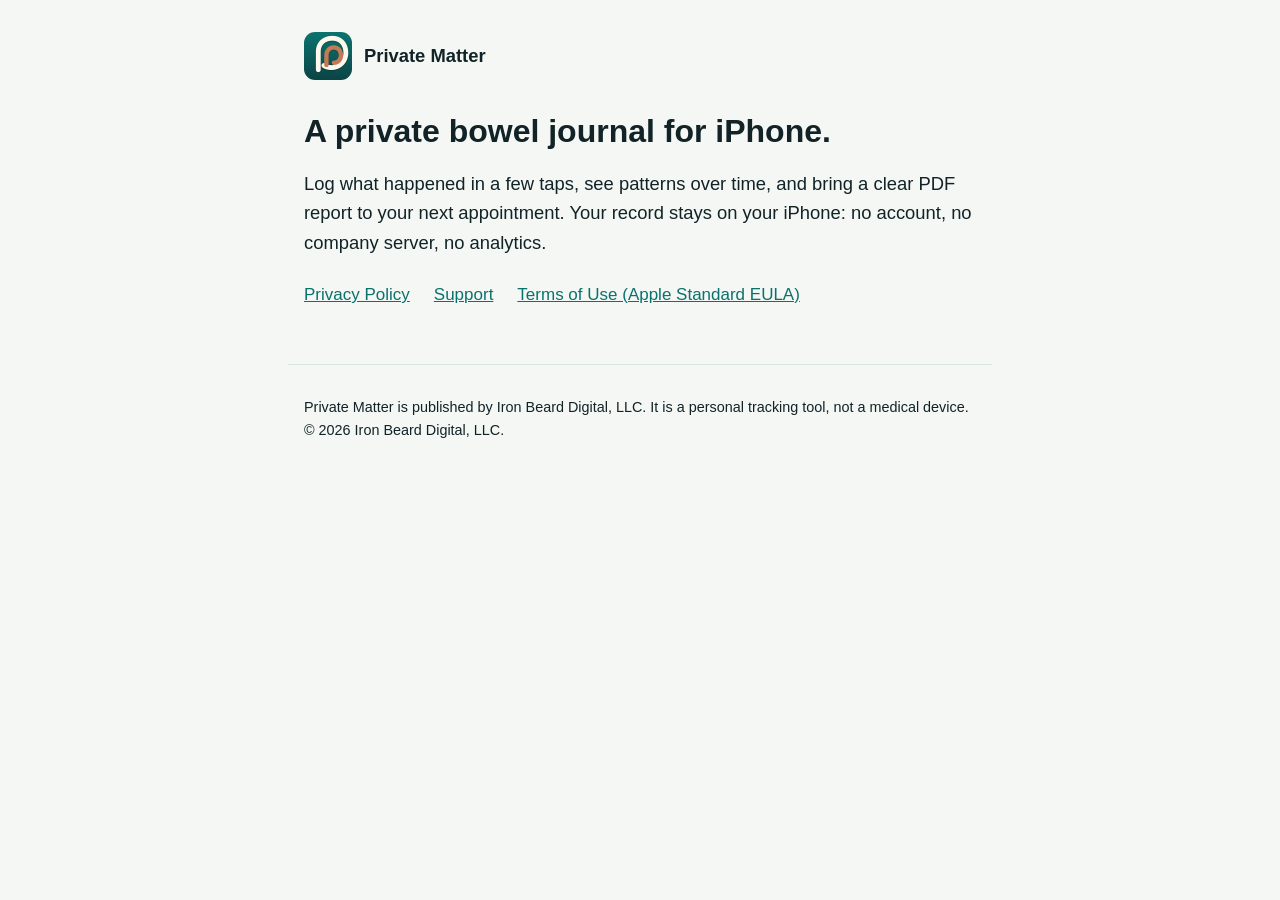
<file: index.html>
<!doctype html>
<html lang="en">
<head>
  <meta charset="utf-8">
  <meta name="viewport" content="width=device-width, initial-scale=1">
  <title>Private Matter</title>
  <meta name="description" content="A private bowel movement journal for iPhone. Your record stays on your iPhone: no account, no server, no analytics.">
  <link rel="icon" href="favicon.png">
  <link rel="apple-touch-icon" href="apple-touch-icon.png">
  <link rel="stylesheet" href="style.css">
</head>
<body>
  <header>
    <img src="icon.png" alt="" width="48" height="48">
    <a href="./">Private Matter</a>
  </header>
  <main>
    <h1>A private bowel journal for iPhone.</h1>
    <p class="lede">Log what happened in a few taps, see patterns over time, and bring a clear PDF report to your next appointment. Your record stays on your iPhone: no account, no company server, no analytics.</p>
    <nav aria-label="Pages">
      <ul>
        <li><a href="privacy/">Privacy Policy</a></li>
        <li><a href="support/">Support</a></li>
        <li><a href="https://www.apple.com/legal/internet-services/itunes/dev/stdeula/">Terms of Use (Apple Standard EULA)</a></li>
      </ul>
    </nav>
  </main>
  <footer>
    <p>Private Matter is published by Iron Beard Digital, LLC. It is a personal tracking tool, not a medical device. &copy; 2026 Iron Beard Digital, LLC.</p>
  </footer>
</body>
</html>
</file>
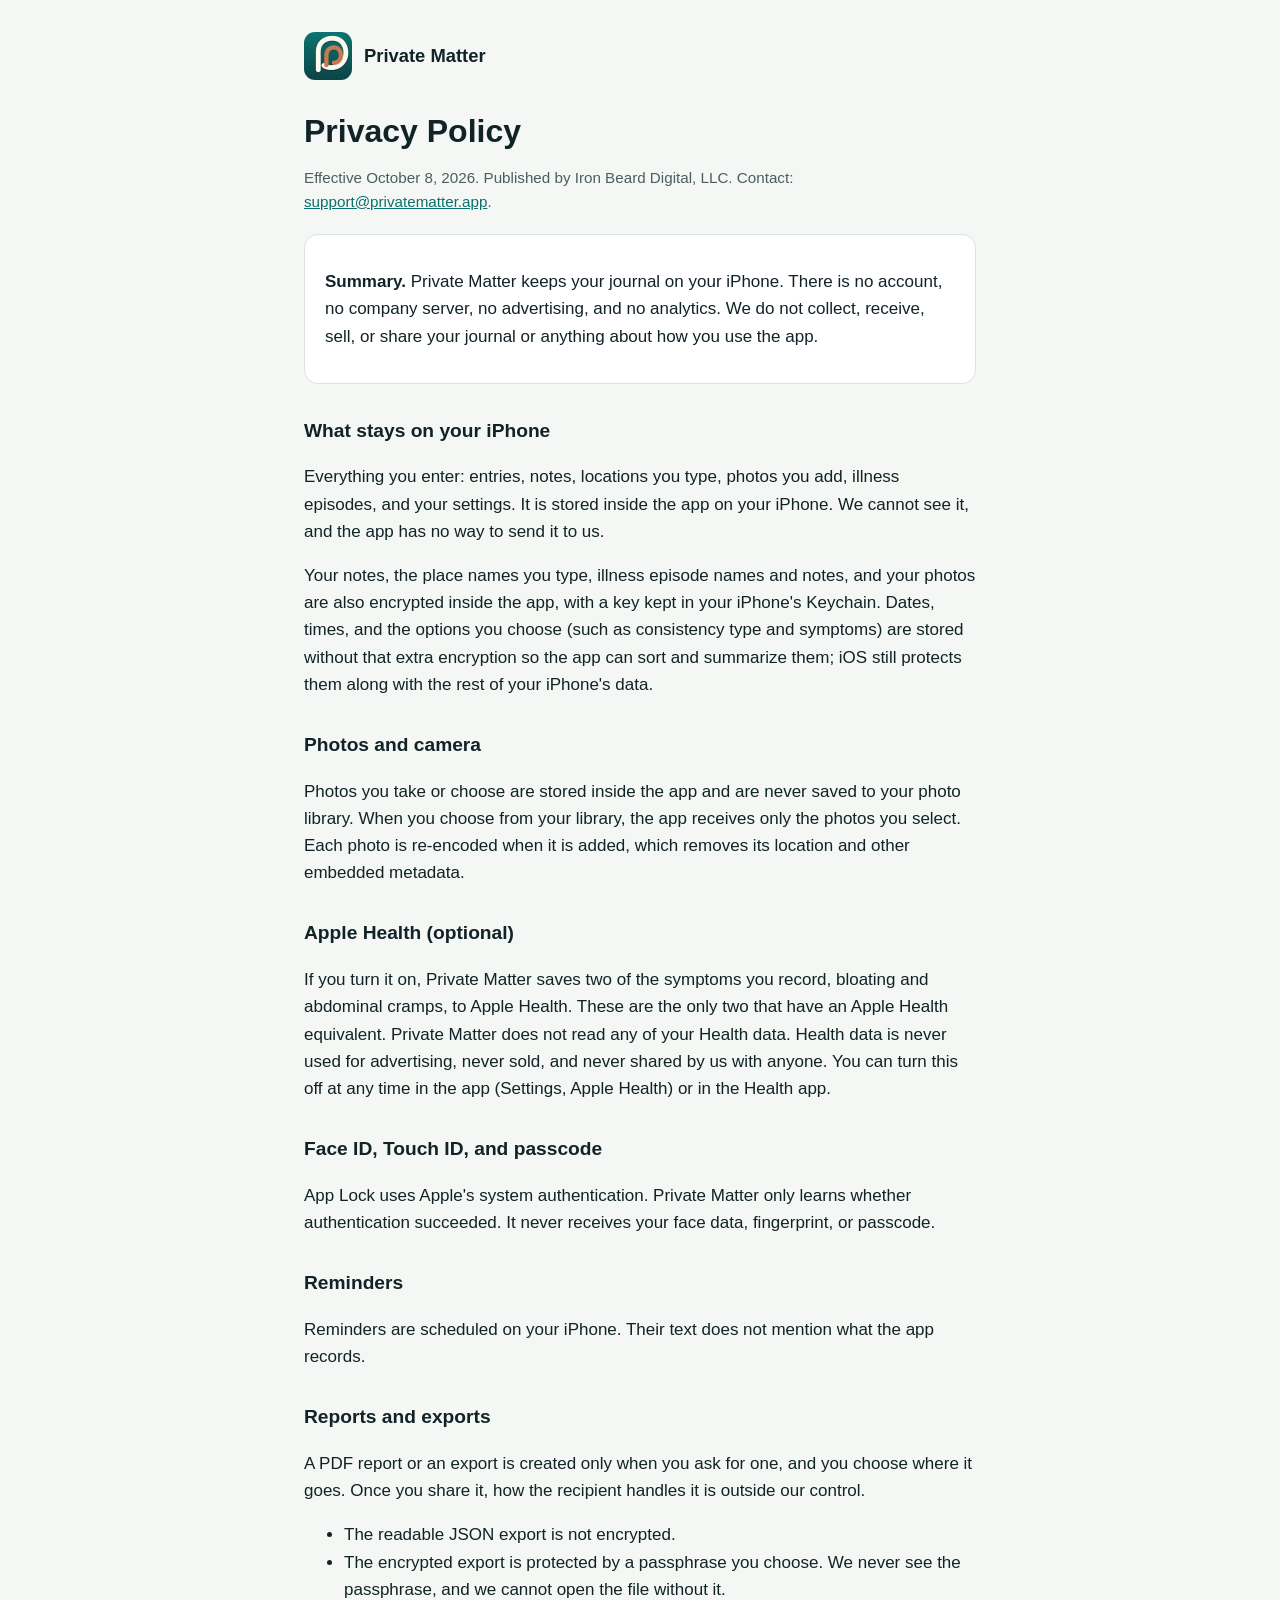
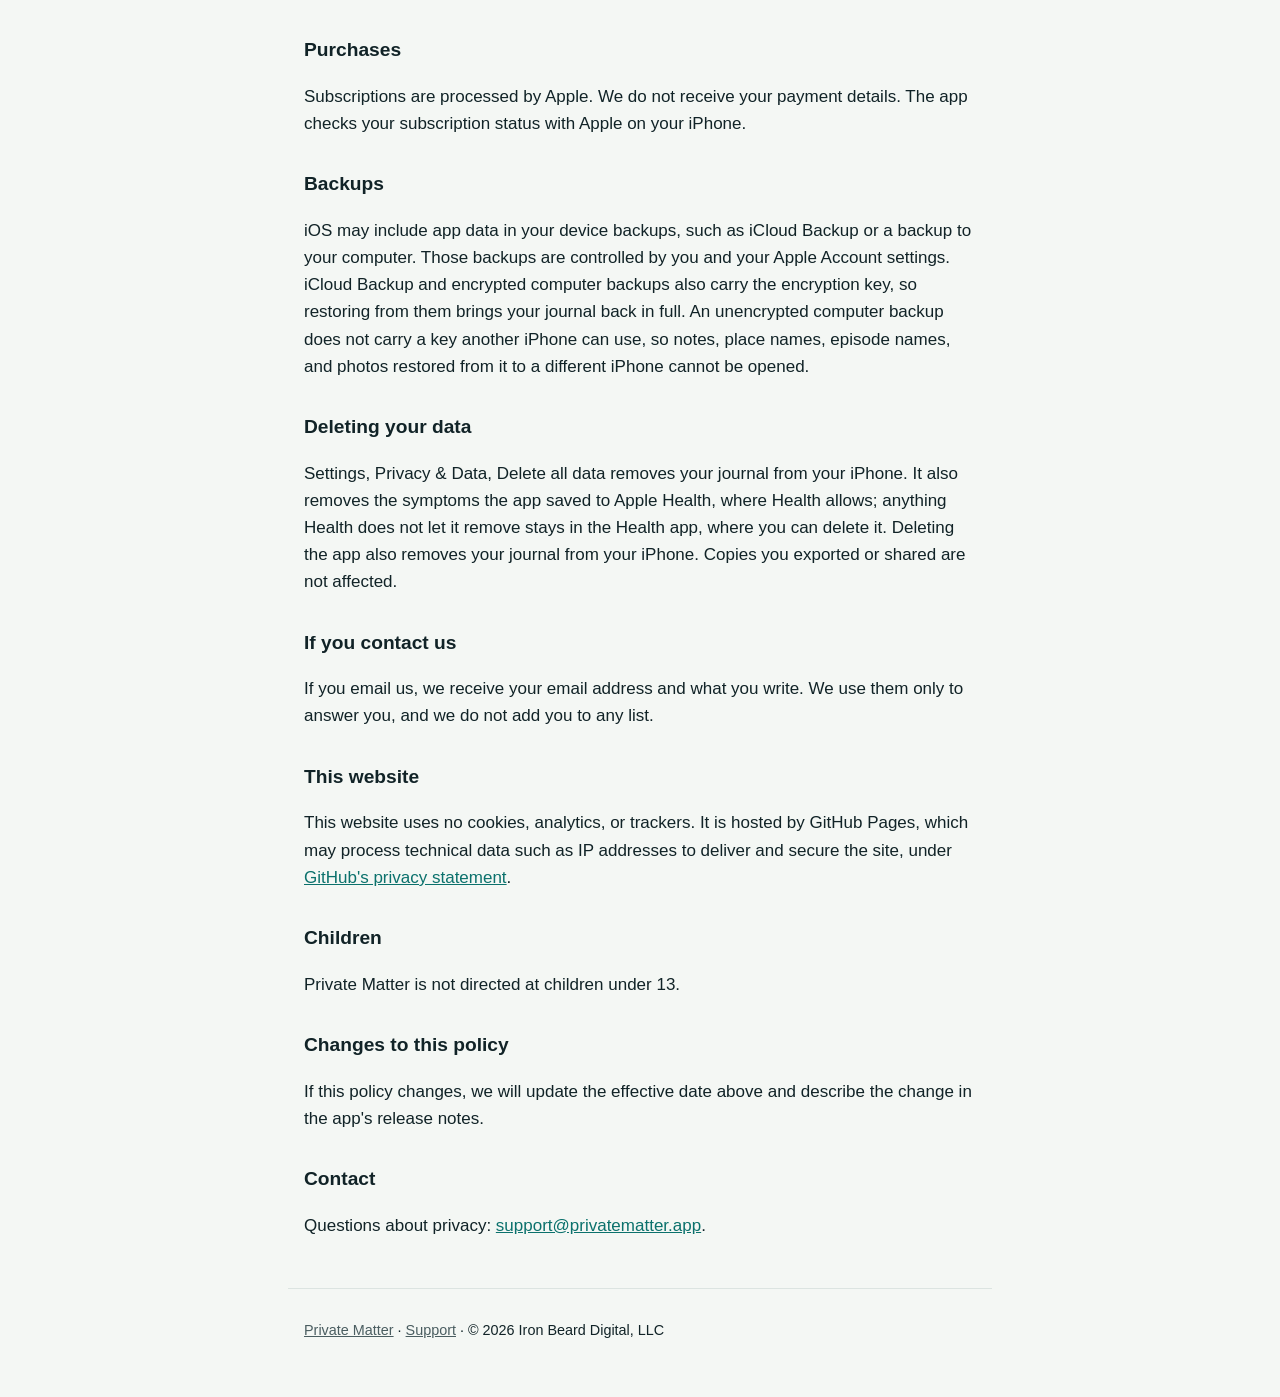
<file: privacy/index.html>
<!doctype html>
<html lang="en">
<head>
  <meta charset="utf-8">
  <meta name="viewport" content="width=device-width, initial-scale=1">
  <title>Privacy Policy, Private Matter</title>
  <meta name="description" content="How Private Matter handles your data: it stays on your iPhone. No account, no company server, no analytics.">
  <link rel="icon" href="../favicon.png">
  <link rel="apple-touch-icon" href="../apple-touch-icon.png">
  <link rel="stylesheet" href="../style.css">
</head>
<body>
  <header>
    <img src="../icon.png" alt="" width="48" height="48">
    <a href="../">Private Matter</a>
  </header>
  <main>
    <h1>Privacy Policy</h1>
    <p class="meta">Effective October 8, 2026. Published by Iron Beard Digital, LLC. Contact: <a href="mailto:support@privatematter.app">support@privatematter.app</a>.</p>

    <div class="card">
      <p><strong>Summary.</strong> Private Matter keeps your journal on your iPhone. There is no account, no company server, no advertising, and no analytics. We do not collect, receive, sell, or share your journal or anything about how you use the app.</p>
    </div>

    <h2>What stays on your iPhone</h2>
    <p>Everything you enter: entries, notes, locations you type, photos you add, illness episodes, and your settings. It is stored inside the app on your iPhone. We cannot see it, and the app has no way to send it to us.</p>
    <p>Your notes, the place names you type, illness episode names and notes, and your photos are also encrypted inside the app, with a key kept in your iPhone's Keychain. Dates, times, and the options you choose (such as consistency type and symptoms) are stored without that extra encryption so the app can sort and summarize them; iOS still protects them along with the rest of your iPhone's data.</p>

    <h2>Photos and camera</h2>
    <p>Photos you take or choose are stored inside the app and are never saved to your photo library. When you choose from your library, the app receives only the photos you select. Each photo is re-encoded when it is added, which removes its location and other embedded metadata.</p>

    <h2>Apple Health (optional)</h2>
    <p>If you turn it on, Private Matter saves two of the symptoms you record, bloating and abdominal cramps, to Apple Health. These are the only two that have an Apple Health equivalent. Private Matter does not read any of your Health data. Health data is never used for advertising, never sold, and never shared by us with anyone. You can turn this off at any time in the app (Settings, Apple Health) or in the Health app.</p>

    <h2>Face ID, Touch ID, and passcode</h2>
    <p>App Lock uses Apple's system authentication. Private Matter only learns whether authentication succeeded. It never receives your face data, fingerprint, or passcode.</p>

    <h2>Reminders</h2>
    <p>Reminders are scheduled on your iPhone. Their text does not mention what the app records.</p>

    <h2>Reports and exports</h2>
    <p>A PDF report or an export is created only when you ask for one, and you choose where it goes. Once you share it, how the recipient handles it is outside our control.</p>
    <ul>
      <li>The readable JSON export is not encrypted.</li>
      <li>The encrypted export is protected by a passphrase you choose. We never see the passphrase, and we cannot open the file without it.</li>
    </ul>

    <h2>Purchases</h2>
    <p>Subscriptions are processed by Apple. We do not receive your payment details. The app checks your subscription status with Apple on your iPhone.</p>

    <h2>Backups</h2>
    <p>iOS may include app data in your device backups, such as iCloud Backup or a backup to your computer. Those backups are controlled by you and your Apple Account settings. iCloud Backup and encrypted computer backups also carry the encryption key, so restoring from them brings your journal back in full. An unencrypted computer backup does not carry a key another iPhone can use, so notes, place names, episode names, and photos restored from it to a different iPhone cannot be opened.</p>

    <h2>Deleting your data</h2>
    <p>Settings, Privacy &amp; Data, Delete all data removes your journal from your iPhone. It also removes the symptoms the app saved to Apple Health, where Health allows; anything Health does not let it remove stays in the Health app, where you can delete it. Deleting the app also removes your journal from your iPhone. Copies you exported or shared are not affected.</p>

    <h2>If you contact us</h2>
    <p>If you email us, we receive your email address and what you write. We use them only to answer you, and we do not add you to any list.</p>

    <h2>This website</h2>
    <p>This website uses no cookies, analytics, or trackers. It is hosted by GitHub Pages, which may process technical data such as IP addresses to deliver and secure the site, under <a href="https://docs.github.com/en/site-policy/privacy-policies/github-general-privacy-statement">GitHub's privacy statement</a>.</p>

    <h2>Children</h2>
    <p>Private Matter is not directed at children under 13.</p>

    <h2>Changes to this policy</h2>
    <p>If this policy changes, we will update the effective date above and describe the change in the app's release notes.</p>

    <h2>Contact</h2>
    <p>Questions about privacy: <a href="mailto:support@privatematter.app">support@privatematter.app</a>.</p>
  </main>
  <footer>
    <p><a href="../">Private Matter</a> &middot; <a href="../support/">Support</a> &middot; &copy; 2026 Iron Beard Digital, LLC</p>
  </footer>
</body>
</html>
</file>
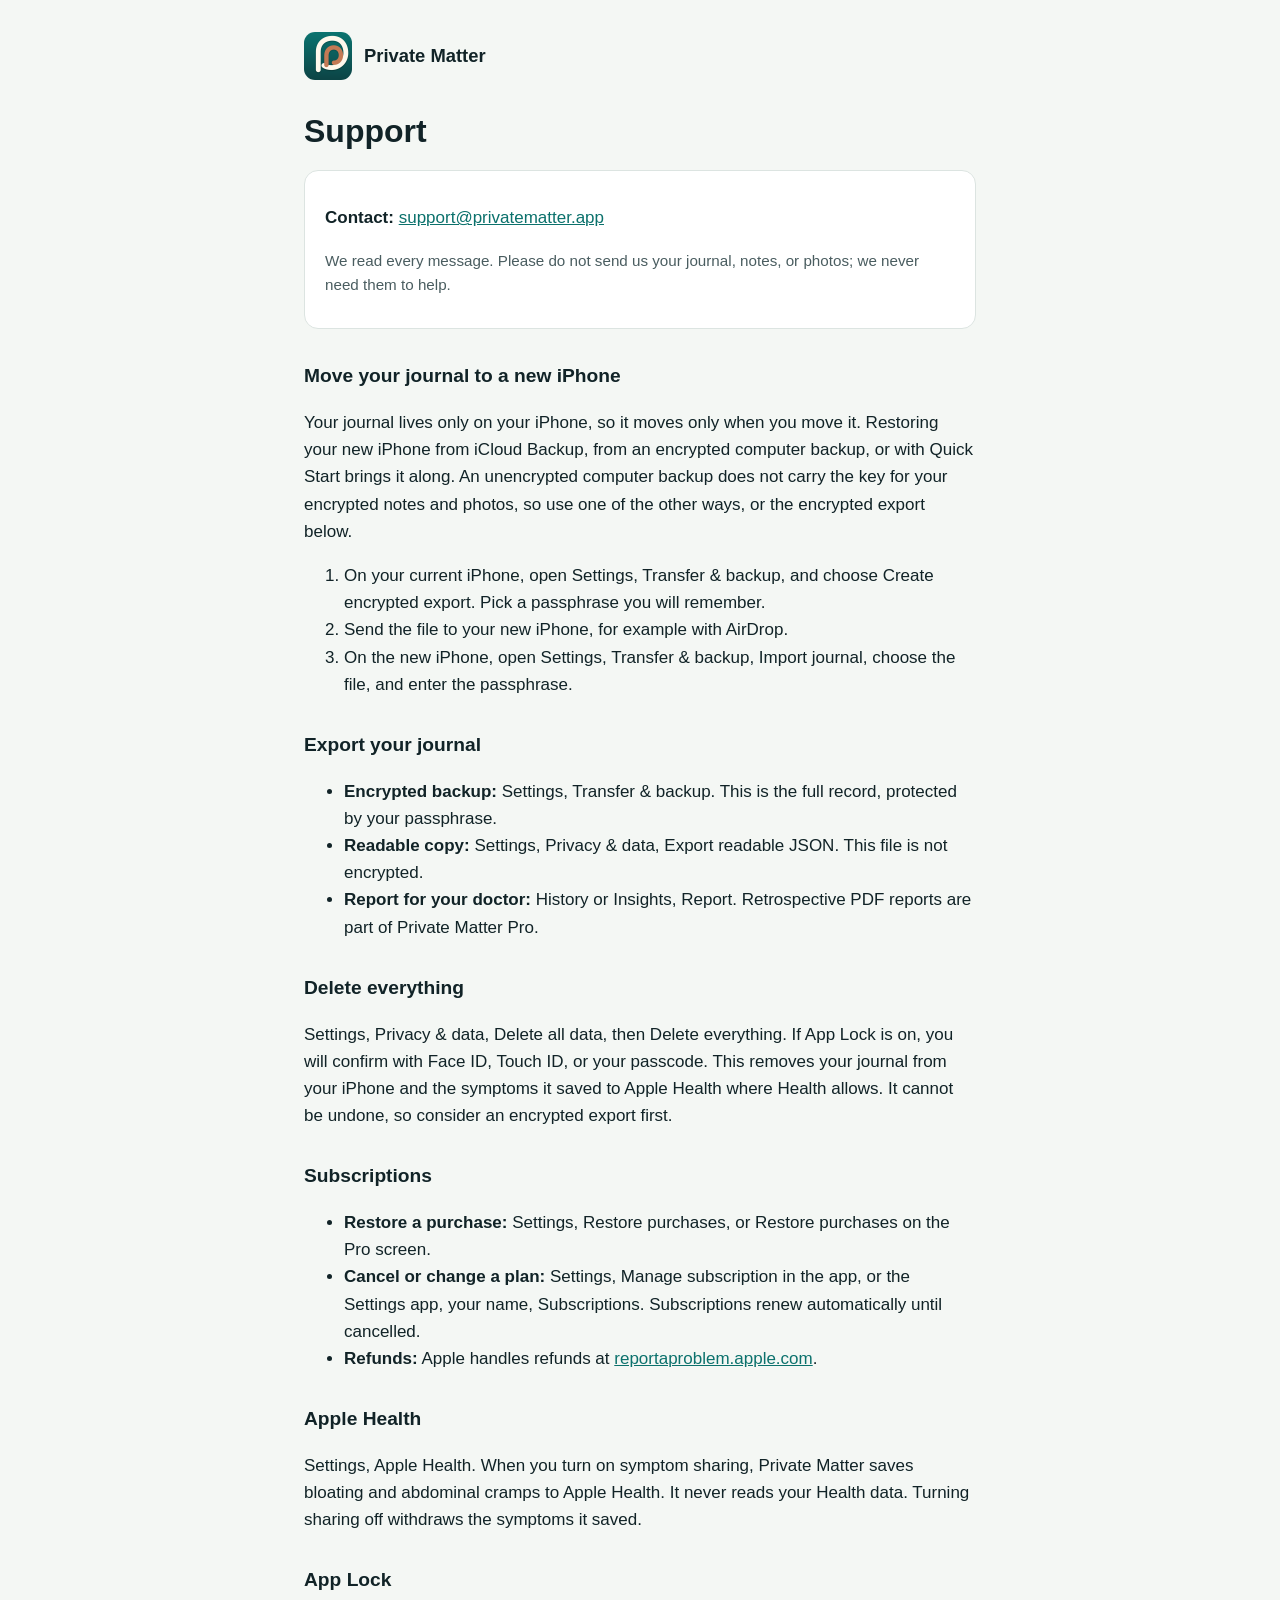
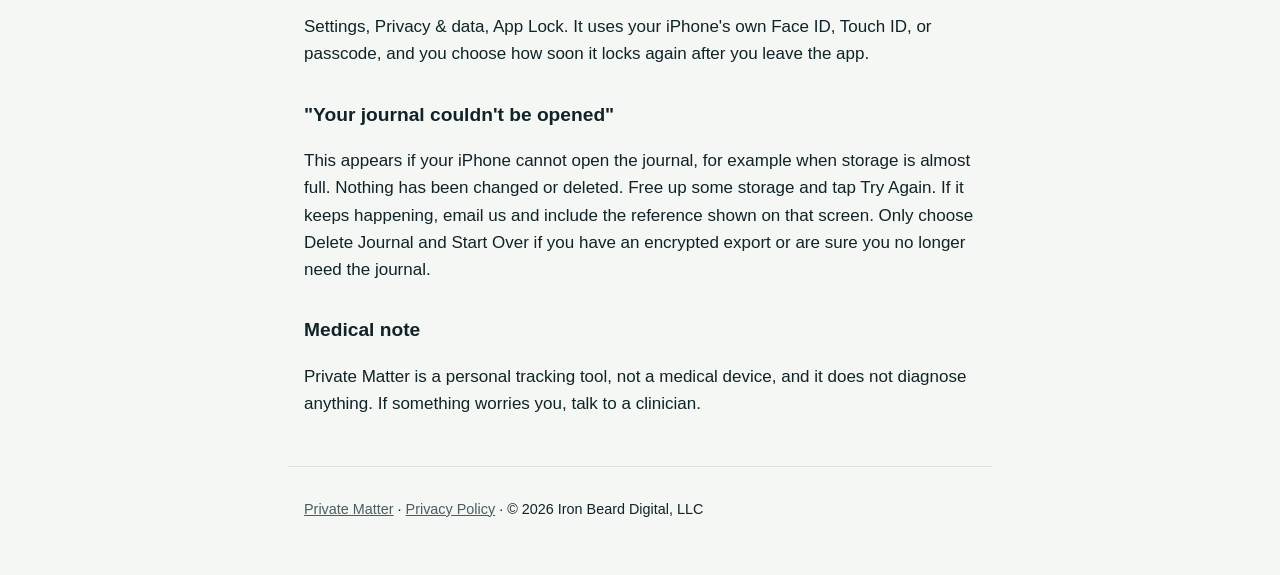
<file: support/index.html>
<!doctype html>
<html lang="en">
<head>
  <meta charset="utf-8">
  <meta name="viewport" content="width=device-width, initial-scale=1">
  <title>Support, Private Matter</title>
  <meta name="description" content="Help with Private Matter: moving to a new iPhone, exporting, deleting your data, subscriptions, and Apple Health.">
  <link rel="icon" href="../favicon.png">
  <link rel="apple-touch-icon" href="../apple-touch-icon.png">
  <link rel="stylesheet" href="../style.css">
</head>
<body>
  <header>
    <img src="../icon.png" alt="" width="48" height="48">
    <a href="../">Private Matter</a>
  </header>
  <main>
    <h1>Support</h1>
    <div class="card">
      <p><strong>Contact:</strong> <a href="mailto:support@privatematter.app">support@privatematter.app</a></p>
      <p class="meta">We read every message. Please do not send us your journal, notes, or photos; we never need them to help.</p>
    </div>

    <h2>Move your journal to a new iPhone</h2>
    <p>Your journal lives only on your iPhone, so it moves only when you move it. Restoring your new iPhone from iCloud Backup, from an encrypted computer backup, or with Quick Start brings it along. An unencrypted computer backup does not carry the key for your encrypted notes and photos, so use one of the other ways, or the encrypted export below.</p>
    <ol>
      <li>On your current iPhone, open Settings, Transfer &amp; backup, and choose Create encrypted export. Pick a passphrase you will remember.</li>
      <li>Send the file to your new iPhone, for example with AirDrop.</li>
      <li>On the new iPhone, open Settings, Transfer &amp; backup, Import journal, choose the file, and enter the passphrase.</li>
    </ol>

    <h2>Export your journal</h2>
    <ul>
      <li><strong>Encrypted backup:</strong> Settings, Transfer &amp; backup. This is the full record, protected by your passphrase.</li>
      <li><strong>Readable copy:</strong> Settings, Privacy &amp; data, Export readable JSON. This file is not encrypted.</li>
      <li><strong>Report for your doctor:</strong> History or Insights, Report. Retrospective PDF reports are part of Private Matter Pro.</li>
    </ul>

    <h2>Delete everything</h2>
    <p>Settings, Privacy &amp; data, Delete all data, then Delete everything. If App Lock is on, you will confirm with Face ID, Touch ID, or your passcode. This removes your journal from your iPhone and the symptoms it saved to Apple Health where Health allows. It cannot be undone, so consider an encrypted export first.</p>

    <h2>Subscriptions</h2>
    <ul>
      <li><strong>Restore a purchase:</strong> Settings, Restore purchases, or Restore purchases on the Pro screen.</li>
      <li><strong>Cancel or change a plan:</strong> Settings, Manage subscription in the app, or the Settings app, your name, Subscriptions. Subscriptions renew automatically until cancelled.</li>
      <li><strong>Refunds:</strong> Apple handles refunds at <a href="https://reportaproblem.apple.com">reportaproblem.apple.com</a>.</li>
    </ul>

    <h2>Apple Health</h2>
    <p>Settings, Apple Health. When you turn on symptom sharing, Private Matter saves bloating and abdominal cramps to Apple Health. It never reads your Health data. Turning sharing off withdraws the symptoms it saved.</p>

    <h2>App Lock</h2>
    <p>Settings, Privacy &amp; data, App Lock. It uses your iPhone's own Face ID, Touch ID, or passcode, and you choose how soon it locks again after you leave the app.</p>

    <h2>"Your journal couldn't be opened"</h2>
    <p>This appears if your iPhone cannot open the journal, for example when storage is almost full. Nothing has been changed or deleted. Free up some storage and tap Try Again. If it keeps happening, email us and include the reference shown on that screen. Only choose Delete Journal and Start Over if you have an encrypted export or are sure you no longer need the journal.</p>

    <h2>Medical note</h2>
    <p>Private Matter is a personal tracking tool, not a medical device, and it does not diagnose anything. If something worries you, talk to a clinician.</p>
  </main>
  <footer>
    <p><a href="../">Private Matter</a> &middot; <a href="../privacy/">Privacy Policy</a> &middot; &copy; 2026 Iron Beard Digital, LLC</p>
  </footer>
</body>
</html>
</file>
<file: style.css>
:root {
  --bg: #F4F7F4;
  --surface: #FFFFFF;
  --text: #112327;
  --muted: #4A5D60;
  --accent: #0B716C;
  --rule: #DCE4E1;
  color-scheme: light dark;
}

@media (prefers-color-scheme: dark) {
  :root {
    --bg: #061B1B;
    --surface: #0D2A2A;
    --text: #EEF4F2;
    --muted: #A9BDB9;
    --accent: #7DD7C3;
    --rule: #1E3B3A;
  }
}

* { box-sizing: border-box; }

body {
  margin: 0;
  background: var(--bg);
  color: var(--text);
  font: 17px/1.6 -apple-system, BlinkMacSystemFont, "Segoe UI", Roboto, Helvetica, Arial, sans-serif;
  -webkit-text-size-adjust: 100%;
}

header, main, footer {
  max-width: 44rem;
  margin: 0 auto;
  padding: 0 1rem;
}

header {
  display: flex;
  align-items: center;
  gap: 0.75rem;
  padding-top: 2rem;
  padding-bottom: 1rem;
}

header img { width: 48px; height: 48px; border-radius: 11px; }
header a { color: var(--text); text-decoration: none; font-weight: 600; font-size: 1.15rem; }

main { padding-bottom: 2rem; }

h1 { font-size: 2rem; line-height: 1.2; margin: 1rem 0 0.5rem; }
h2 { font-size: 1.2rem; margin: 2rem 0 0.4rem; }
p, li { color: var(--text); }
.meta { color: var(--muted); font-size: 0.95rem; }
.lede { font-size: 1.15rem; }

a { color: var(--accent); }
a:focus-visible { outline: 3px solid var(--accent); outline-offset: 2px; border-radius: 3px; }

.card {
  background: var(--surface);
  border: 1px solid var(--rule);
  border-radius: 14px;
  padding: 1rem 1.25rem;
  margin: 1.25rem 0;
}

nav ul { list-style: none; padding: 0; margin: 1.5rem 0; display: flex; flex-wrap: wrap; gap: 0.75rem 1.5rem; }

footer {
  border-top: 1px solid var(--rule);
  padding-top: 1rem;
  padding-bottom: 2.5rem;
  color: var(--muted);
  font-size: 0.9rem;
}

footer a { color: var(--muted); }
</file>
